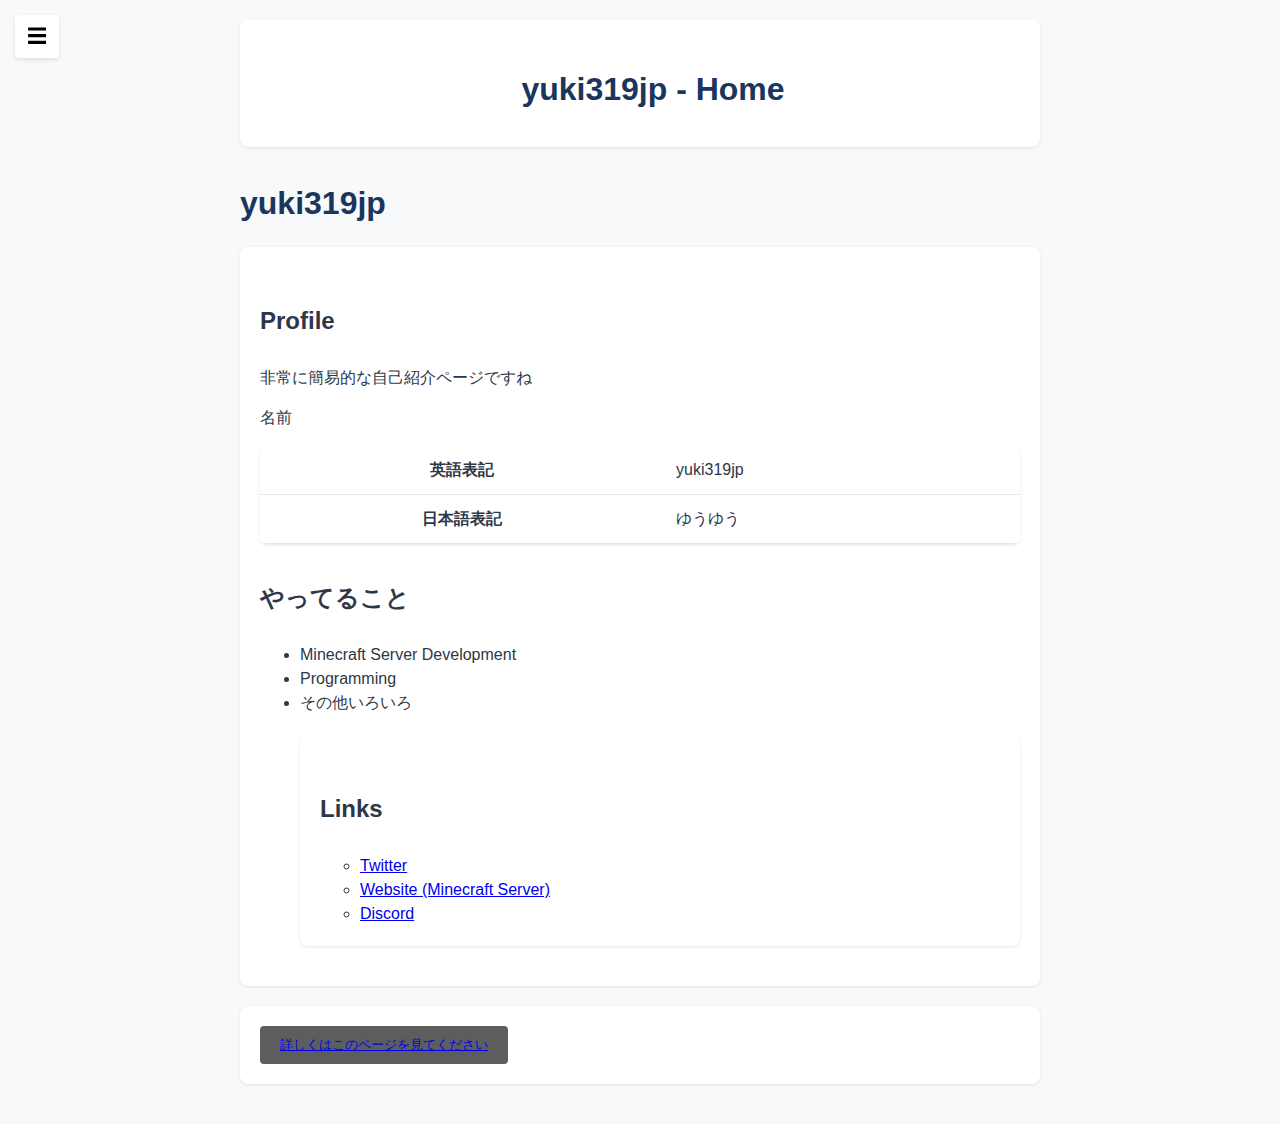
<file: index.html>
<!DOCTYPE html>
<html lang="ja">
<head>
    <meta charset="UTF-8">
    <meta name="viewport" content="width=device-width, initial-scale=1.0">
    <title>yuki319jp</title>
    <link rel="stylesheet" href="style.css">
    <script src="script.js"></script>
</head>
<body>
    <header>
        <button class="menu-button">☰</button>
        <h1>yuki319jp - Home</h1>
    </header>

    <div class="sidebar">
        <div class="sidebar-header">
            <h2>Menu</h2>
            <button class="close-button" aria-label="メニューを閉じる">×</button>
        </div>
        <nav>
            <ul>
                <li><a href="index.html">Home</a></li>
                <li><a href="about.html">About</a></li>
            </ul>
        </nav>
    </div>

    <h1>yuki319jp</h1>

<section>
    <h2>Profile</h2>
    <p>非常に簡易的な自己紹介ページですね</p>
    <table>
        <p>名前</p>
        <tr>
            <th>英語表記</th>
            <td>yuki319jp</td>
        </tr>
        <tr>
            <th>日本語表記</th>
            <td>ゆうゆう</td>
            </td>
        </tr>
        </table
        <section>
            <h2>やってること</h2>
            <ul>
                <li>Minecraft Server Development</li>
                <li>Programming</li>
                <li>その他いろいろ</li>
        <section>
            <h2>Links</h2>
            <ul>
                <li><a href="https://twitter.com/yukiworldsnet">Twitter</a></li>
                <li><a href="https://yuki319jp.com">Website (Minecraft Server)</a></li>
                <li><a href="https://discord.gg/xfBFhKCfmD">Discord</a></li>
            </ul>
        </section>
    </section>
</section>
</body>
</html>

<section>
    <button>
        <a href="about.html">詳しくはこのページを見てください</a>
    </button>
</file>
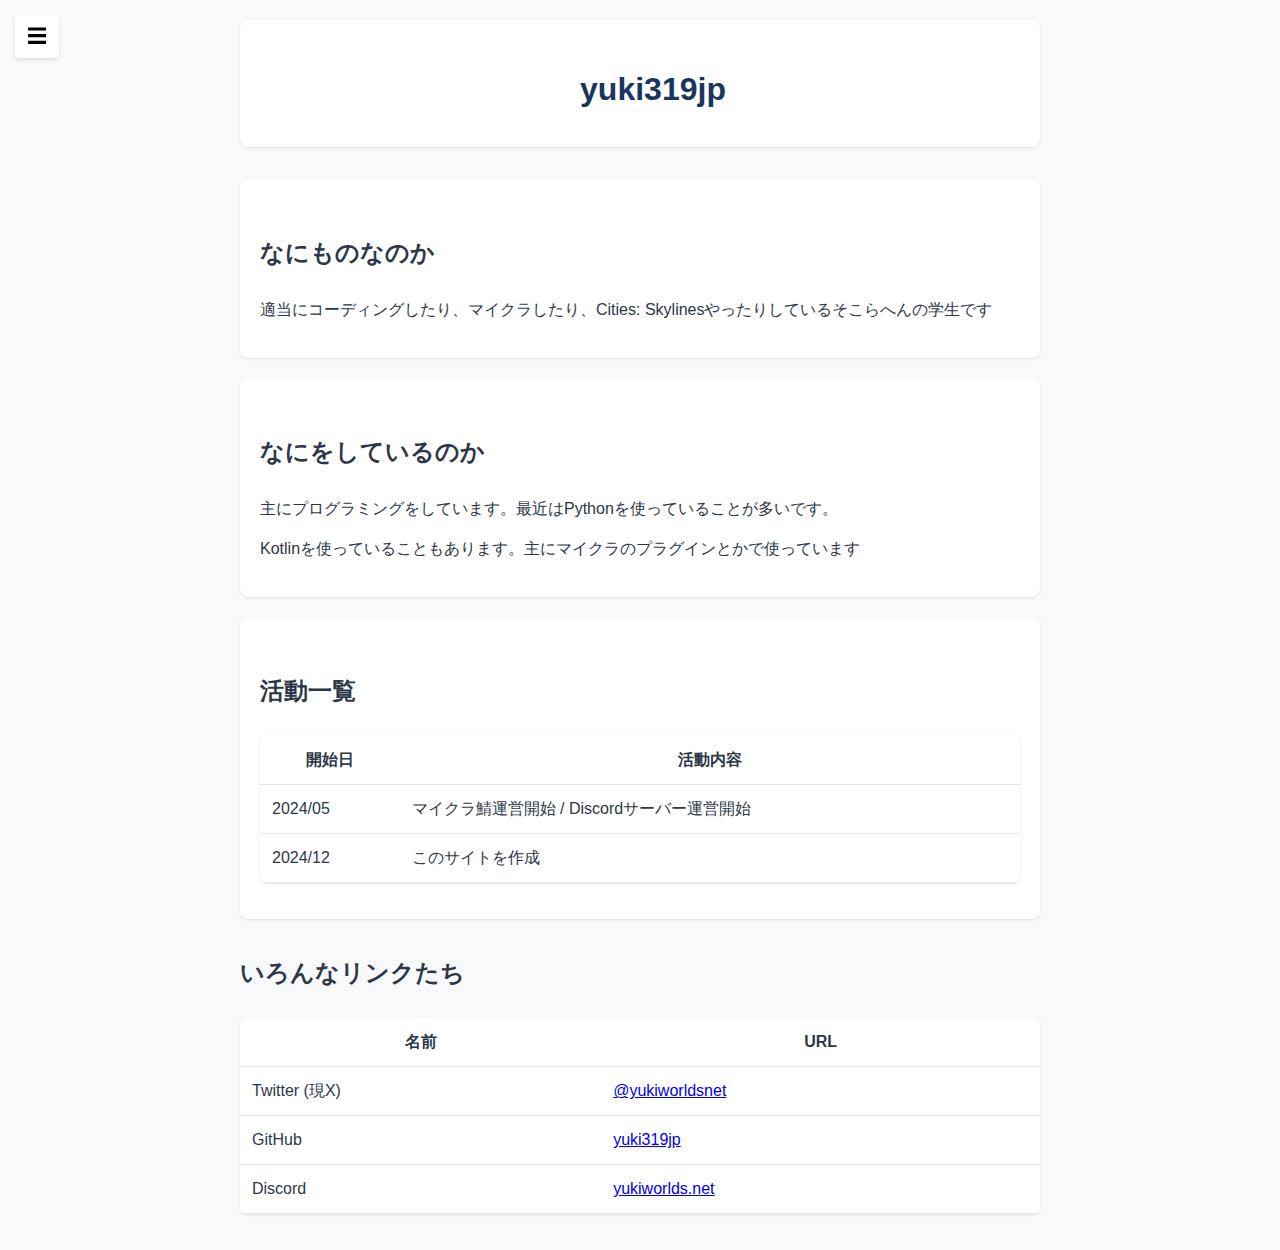
<file: about.html>
<!DOCTYPE html>
<html lang="ja">
<head>
    <meta charset="UTF-8">
    <meta name="viewport" content="width=device-width, initial-scale=1.0">
    <title>yuki319jp</title>
    <link rel="stylesheet" href="style.css">
    <script src="script.js"></script>
</head>
<body>
    <header>
        <button class="menu-button">☰</button>
        <h1>yuki319jp</h1>
    </header>

    <div class="sidebar">
        <nav>
            <h2>Menu</h2>
            <ul>
                <li><a href="index.html">Home</a></li>
                <li><a href="about.html">About</a></li>
            </ul>
        </nav>
    </div>

<main>
    <section>
        <h2>なにものなのか</h2>
        <p>適当にコーディングしたり、マイクラしたり、Cities: Skylinesやったりしているそこらへんの学生です</p>
    </section>

    <section>
        <h2>なにをしているのか</h2>
        <p>主にプログラミングをしています。最近はPythonを使っていることが多いです。</p>
        <p>Kotlinを使っていることもあります。主にマイクラのプラグインとかで使っています</p>
    </section>
    <section>
        <h2>活動一覧</h2>
        <table>
            <thead>
                <tr>
                    <th>開始日</th>
                    <th>活動内容</th>
                </tr>
            </thead>
            <tbody>
                <tr>
                    <td>2024/05</td>
                    <td>マイクラ鯖運営開始 / Discordサーバー運営開始</td>
                </tr>
                <tr>
                    <td>2024/12</td>
                    <td>このサイトを作成</td>
                </tr>
            </tbody>
        </table>
    </section>
    <h2>いろんなリンクたち</h2>
    <table>
        <thead>
            <tr>
                <th>名前</th>
                <th>URL</th>
            </tr>
        </thead>
        <tbody>
            <tr>
                <td>Twitter (現X)</td>
                <td><a href="https://twitter.com/yukiworldsnet">@yukiworldsnet</a></td>
            </tr>
            <tr>
                <td>GitHub</td>
                <td><a href="https://github.com/yuki319jp">yuki319jp</a></td>
            </tr>
            <tr>
                <td>Discord</td>
                <td><a href="https://discord.gg/xfBFhKCfmD">yukiworlds.net</a></td> 
            <tr>
        <tbody>
    </table>
</main>
</body>
</html>
</file>
<file: style.css>
body {
    max-width: 800px;
    margin: 0 auto;
    padding: 20px;
    font-family: 'Inter', -apple-system, BlinkMacSystemFont, sans-serif;
    line-height: 1.5;
    color: #2d3748;
    background-color: #f8f9fa;
    transition: padding-left 0.4s cubic-bezier(0.4, 0, 0.2, 1);
}

body.menu-open {
    padding-left: 250px;
}

header {
    text-align: center;
    margin-bottom: 2em;
    padding: 1.5em;
    background: white;
    border-radius: 8px;
    box-shadow: 0 1px 3px rgba(0,0,0,0.1);
    position: relative;
    padding-left: 50px; /* ハンバーガーメニューの幅分余白を追加 */
    z-index: 800;
}

section {
    background: white;
    padding: 20px;
    margin: 20px 0;
    border-radius: 8px;
    box-shadow: 0 1px 3px rgba(0,0,0,0.1);
    transition: transform 0.2s ease, box-shadow 0.2s ease;
}

section:hover {
    transform: translateY(-2px);
    box-shadow: 0 4px 6px rgba(0,0,0,0.1);
}

h1 {
    color: #1a365d;
    font-size: 2em;
    margin-bottom: 0.3em;
}

h2 {
    color: #2d3748;
    border-bottom: none;
    padding-bottom: 0.3em;
    margin-top: 1.5em;
    font-size: 1.5em;
}

table {
    width: 100%;
    border-collapse: separate;
    border-spacing: 0;
    margin: 1em 0;
    background: white;
    border-radius: 6px;
    overflow: hidden;
    box-shadow: 0 1px 3px rgba(0,0,0,0.1);
}

th, td {
    padding: 12px;
    border-bottom: 1px solid #e2e8f0;
}

.server-status {
    background: white;
    padding: 20px;
    border-radius: 8px;
    margin: 20px 0;
    box-shadow: 0 1px 3px rgba(0,0,0,0.1);
}

.status-container {
    background: #f7fafc;
    padding: 15px;
    border-radius: 6px;
    margin-top: 10px;
}

.sidebar {
    position: fixed;
    left: -280px;
    top: 0;
    width: 250px;
    height: 100%;
    background: white;
    padding: 20px 0;
    box-shadow: 2px 0 5px rgba(0,0,0,0.1);
    transition: left 0.3s ease, box-shadow 0.3s ease;
    z-index: 900;
    overflow-y: auto;
}

.sidebar.active {
    left: 0;
}

.menu-button {
    position: fixed;
    top: 15px;
    left: 15px;
    z-index: 1000;
    background: white;
    border: none;
    font-size: 20px;
    cursor: pointer;
    padding: 8px 12px;
    border-radius: 4px;
    box-shadow: 0 2px 4px rgba(0,0,0,0.1);
    transition: all 0.3s ease;
}

.menu-button:hover {
    background-color: #f0f0f0;
    transform: scale(1.05);
}

.menu-button.active {
    transform: rotate(90deg);
}

.sidebar nav ul {
    list-style: none;
    padding: 0;
}

.sidebar nav {
    padding: 0 20px;
}

.sidebar nav a {
    display: block;
    padding: 10px;
    color: #2d3748;
    text-decoration: none;
    transition: background-color 0.3s ease;
}

.sidebar nav a:hover,
.sidebar nav a.active {
    background-color: #f7fafc;
    border-radius: 5px;
}

/* オーバーレイ */
.overlay {
    position: fixed;
    top: 0;
    left: 0;
    width: 100%;
    height: 100%;
    background: rgba(0, 0, 0, 0.5);
    z-index: 899;
    opacity: 0;
    visibility: hidden;
    transition: opacity 0.3s ease, visibility 0.3s ease;
}

.overlay.active {
    opacity: 1;
    visibility: visible;
}

/* アニメーション用の追加スタイル */
.sidebar a {
    opacity: 0;
    transform: translateX(-10px);
    transition: opacity 0.3s ease, transform 0.3s ease, background-color 0.3s ease;
}

.sidebar.active a {
    opacity: 1;
    transform: translateX(0);
}

/* 各メニュー項目を順番に表示 */
.sidebar a:nth-child(1) { transition-delay: 0.1s; }
.sidebar a:nth-child(2) { transition-delay: 0.2s; }
.sidebar a:nth-child(3) { transition-delay: 0.3s; }
.sidebar a:nth-child(4) { transition-delay: 0.4s; }

button {
    background-color: #5d5d5d;
    color: #000000; /* テキストの色を親要素から継承 */
    border: none;
    padding: 10px 20px;
    border-radius: 4px;
    cursor: pointer;
    transition: background-color 0.3s ease, color 0.3s ease; /* colorのトランジションも追加 */
}

/* 閉じるボタンのスタイル */
.close-button {
    position: relative;
    width: 32px;
    height: 32px;
    border: none;
    background: #f1f1f1;
    border-radius: 50%;
    cursor: pointer;
    padding: 0;
    font-size: 20px;
    color: #2d3748;
    display: flex;
    align-items: center;
    justify-content: center;
    transition: all 0.3s ease;
}

.close-button:hover {
    background: #e2e2e2;
    transform: rotate(90deg);
}

.close-button::before,
.close-button::after {
    content: '';
    position: absolute;
    width: 20px;
    height: 2px;
    background-color: #2d3748;
    transition: background-color 0.3s ease;
}

.close-button::before {
    transform: rotate(45deg);
}

.close-button::after {
    transform: rotate(-45deg);
}

.close-button:hover::before,
.close-button:hover::after {
    background-color: #4a5568;
}

.sidebar-header {
    display: flex;
    justify-content: space-between;
    align-items: center;
    padding: 0 15px;
    margin-bottom: 20px;
}
</file>
